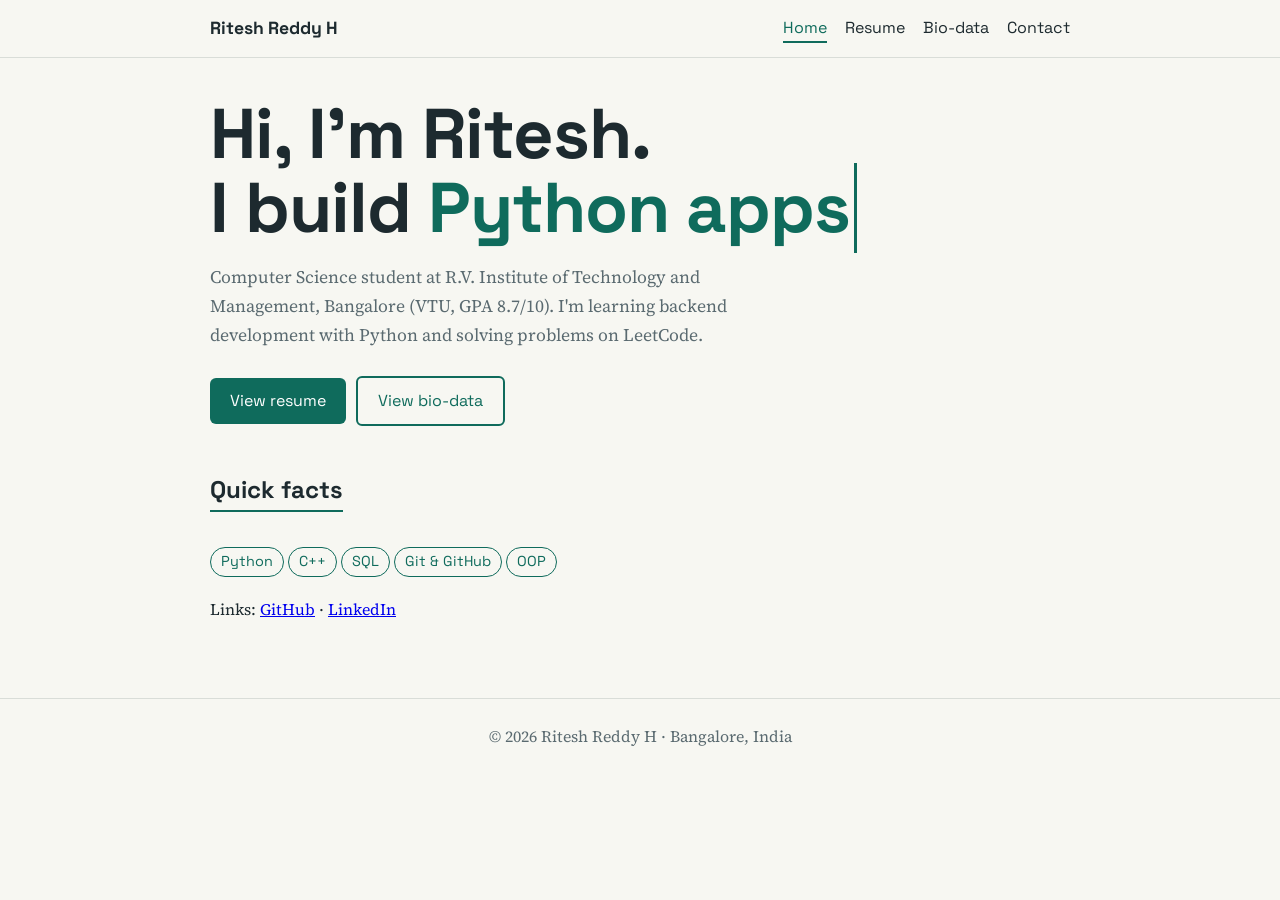
<file: index.html>
<!DOCTYPE html><html lang="en"><head><meta charset="UTF-8"><meta name="viewport" content="width=device-width,initial-scale=1"><title>Home | Ritesh Reddy H</title><link rel="preconnect" href="https://fonts.googleapis.com"><link href="https://fonts.googleapis.com/css2?family=Source+Serif+4&family=Space+Grotesk:wght@500;700&display=swap" rel="stylesheet"><link rel="stylesheet" href="style.css"></head><body><header><nav><span class="brand">Ritesh Reddy H</span><div><a href="index.html" data-p="index">Home</a><a href="resume.html" data-p="resume">Resume</a><a href="biodata.html" data-p="biodata">Bio-data</a><a href="contact.html" data-p="contact">Contact</a></div></nav></header><main>
<div class="hero"><h1>Hi, I'm Ritesh.<br>I build <span class="typed" id="typed"></span></h1>
<p>Computer Science student at R.V. Institute of Technology and Management, Bangalore (VTU, GPA 8.7/10). I'm learning backend development with Python and solving problems on LeetCode.</p>
<a class="btn" href="resume.html">View resume</a><a class="btn alt" href="biodata.html">View bio-data</a></div>
<section><h2>Quick facts</h2><p><span class="tag">Python</span><span class="tag">C++</span><span class="tag">SQL</span><span class="tag">Git &amp; GitHub</span><span class="tag">OOP</span></p>
<p>Links: <a href="https://github.com/Ritesh-1623">GitHub</a> &middot; <a href="https://linkedin.com/in/ritesh-reddy-678a2a327">LinkedIn</a></p></section>
</main><footer>&copy; 2026 Ritesh Reddy H &middot; Bangalore, India</footer><script src="https://cdnjs.cloudflare.com/ajax/libs/jquery/3.7.1/jquery.min.js"></script><script src="script.js"></script></body></html>
</file>
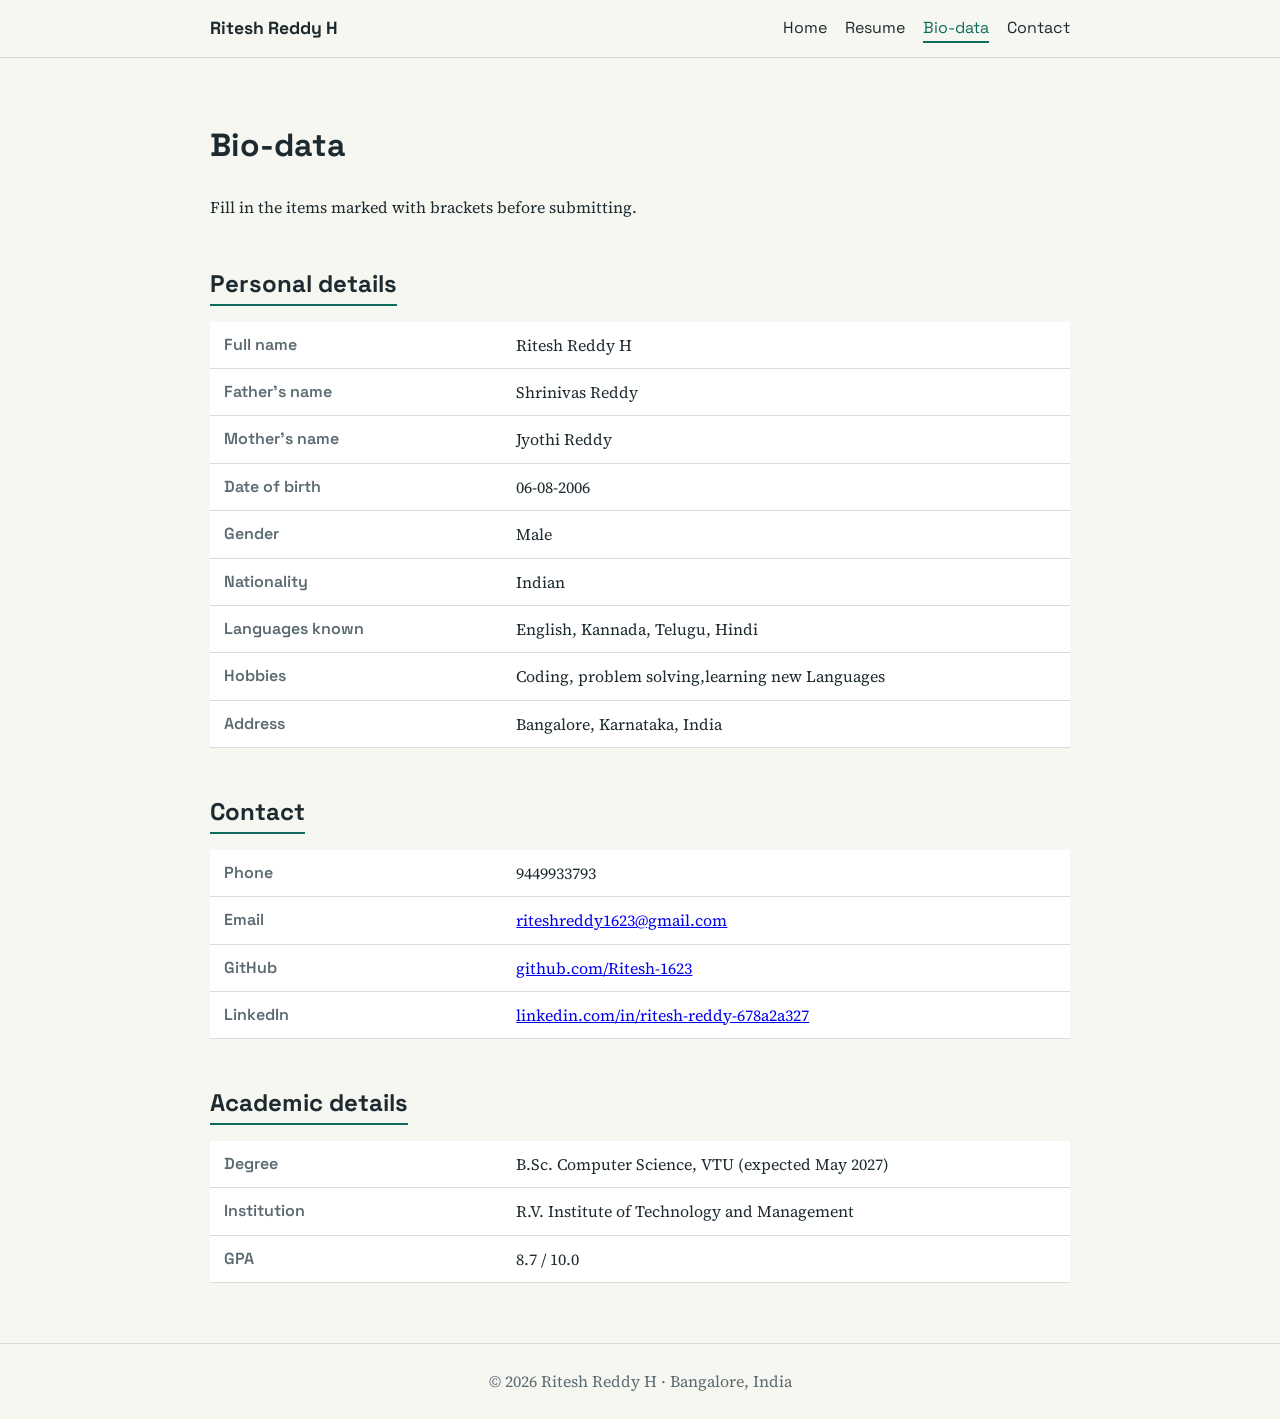
<file: biodata.html>
<!DOCTYPE html><html lang="en"><head><meta charset="UTF-8"><meta name="viewport" content="width=device-width,initial-scale=1"><title>Bio-data | Ritesh Reddy H</title><link rel="preconnect" href="https://fonts.googleapis.com"><link href="https://fonts.googleapis.com/css2?family=Source+Serif+4&family=Space+Grotesk:wght@500;700&display=swap" rel="stylesheet"><link rel="stylesheet" href="style.css"></head><body><header><nav><span class="brand">Ritesh Reddy H</span><div><a href="index.html" data-p="index">Home</a><a href="resume.html" data-p="resume">Resume</a><a href="biodata.html" data-p="biodata">Bio-data</a><a href="contact.html" data-p="contact">Contact</a></div></nav></header><main>
<h1>Bio-data</h1><p class="meta">Fill in the items marked with brackets before submitting.</p>
<section><h2>Personal details</h2><table>
<tr><th>Full name</th><td>Ritesh Reddy H</td></tr>
<tr><th>Father's name</th><td>Shrinivas Reddy</td></tr>
<tr><th>Mother's name</th><td>Jyothi Reddy</td></tr>
<tr><th>Date of birth</th><td>06-08-2006</td></tr>
<tr><th>Gender</th><td>Male</td></tr>
<tr><th>Nationality</th><td>Indian</td></tr>
<tr><th>Languages known</th><td>English, Kannada, Telugu, Hindi</td></tr>
<tr><th>Hobbies</th><td>Coding, problem solving,learning new Languages </td></tr>
<tr><th>Address</th><td>Bangalore, Karnataka, India</td></tr></table></section>
<section><h2>Contact</h2><table>
<tr><th>Phone</th><td>9449933793</td></tr>
<tr><th>Email</th><td><a href="mailto:riteshreddy1623@gmail.com">riteshreddy1623@gmail.com</a></td></tr>
<tr><th>GitHub</th><td><a href="https://github.com/Ritesh-1623">github.com/Ritesh-1623</a></td></tr>
<tr><th>LinkedIn</th><td><a href="https://linkedin.com/in/ritesh-reddy-678a2a327">linkedin.com/in/ritesh-reddy-678a2a327</a></td></tr></table></section>
<section><h2>Academic details</h2><table>
<tr><th>Degree</th><td>B.Sc. Computer Science, VTU (expected May 2027)</td></tr>
<tr><th>Institution</th><td>R.V. Institute of Technology and Management</td></tr>
<tr><th>GPA</th><td>8.7 / 10.0</td></tr></table></section>
</main><footer>&copy; 2026 Ritesh Reddy H &middot; Bangalore, India</footer><script src="https://cdnjs.cloudflare.com/ajax/libs/jquery/3.7.1/jquery.min.js"></script><script src="script.js"></script></body></html>
</file>
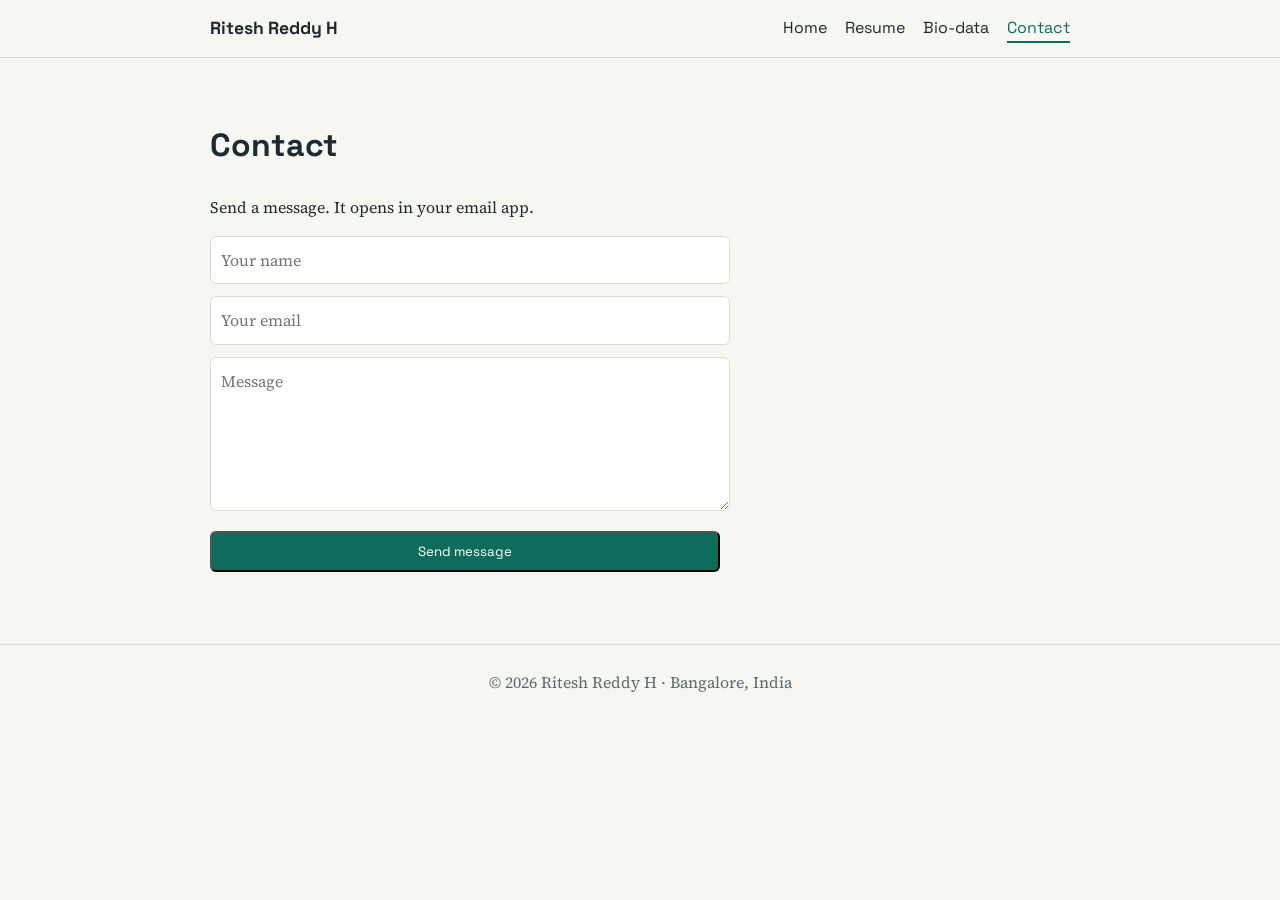
<file: contact.html>
<!DOCTYPE html><html lang="en"><head><meta charset="UTF-8"><meta name="viewport" content="width=device-width,initial-scale=1"><title>Contact | Ritesh Reddy H</title><link rel="preconnect" href="https://fonts.googleapis.com"><link href="https://fonts.googleapis.com/css2?family=Source+Serif+4&family=Space+Grotesk:wght@500;700&display=swap" rel="stylesheet"><link rel="stylesheet" href="style.css"></head><body><header><nav><span class="brand">Ritesh Reddy H</span><div><a href="index.html" data-p="index">Home</a><a href="resume.html" data-p="resume">Resume</a><a href="biodata.html" data-p="biodata">Bio-data</a><a href="contact.html" data-p="contact">Contact</a></div></nav></header><main>
<h1>Contact</h1><p>Send a message. It opens in your email app.</p>
<form id="cf"><input id="n" placeholder="Your name" required><input id="e" type="email" placeholder="Your email" required><textarea id="m" rows="5" placeholder="Message" required></textarea><button class="btn" type="submit">Send message</button><div id="out" role="status"></div></form>
</main><footer>&copy; 2026 Ritesh Reddy H &middot; Bangalore, India</footer><script src="https://cdnjs.cloudflare.com/ajax/libs/jquery/3.7.1/jquery.min.js"></script><script src="script.js"></script></body></html>
</file>
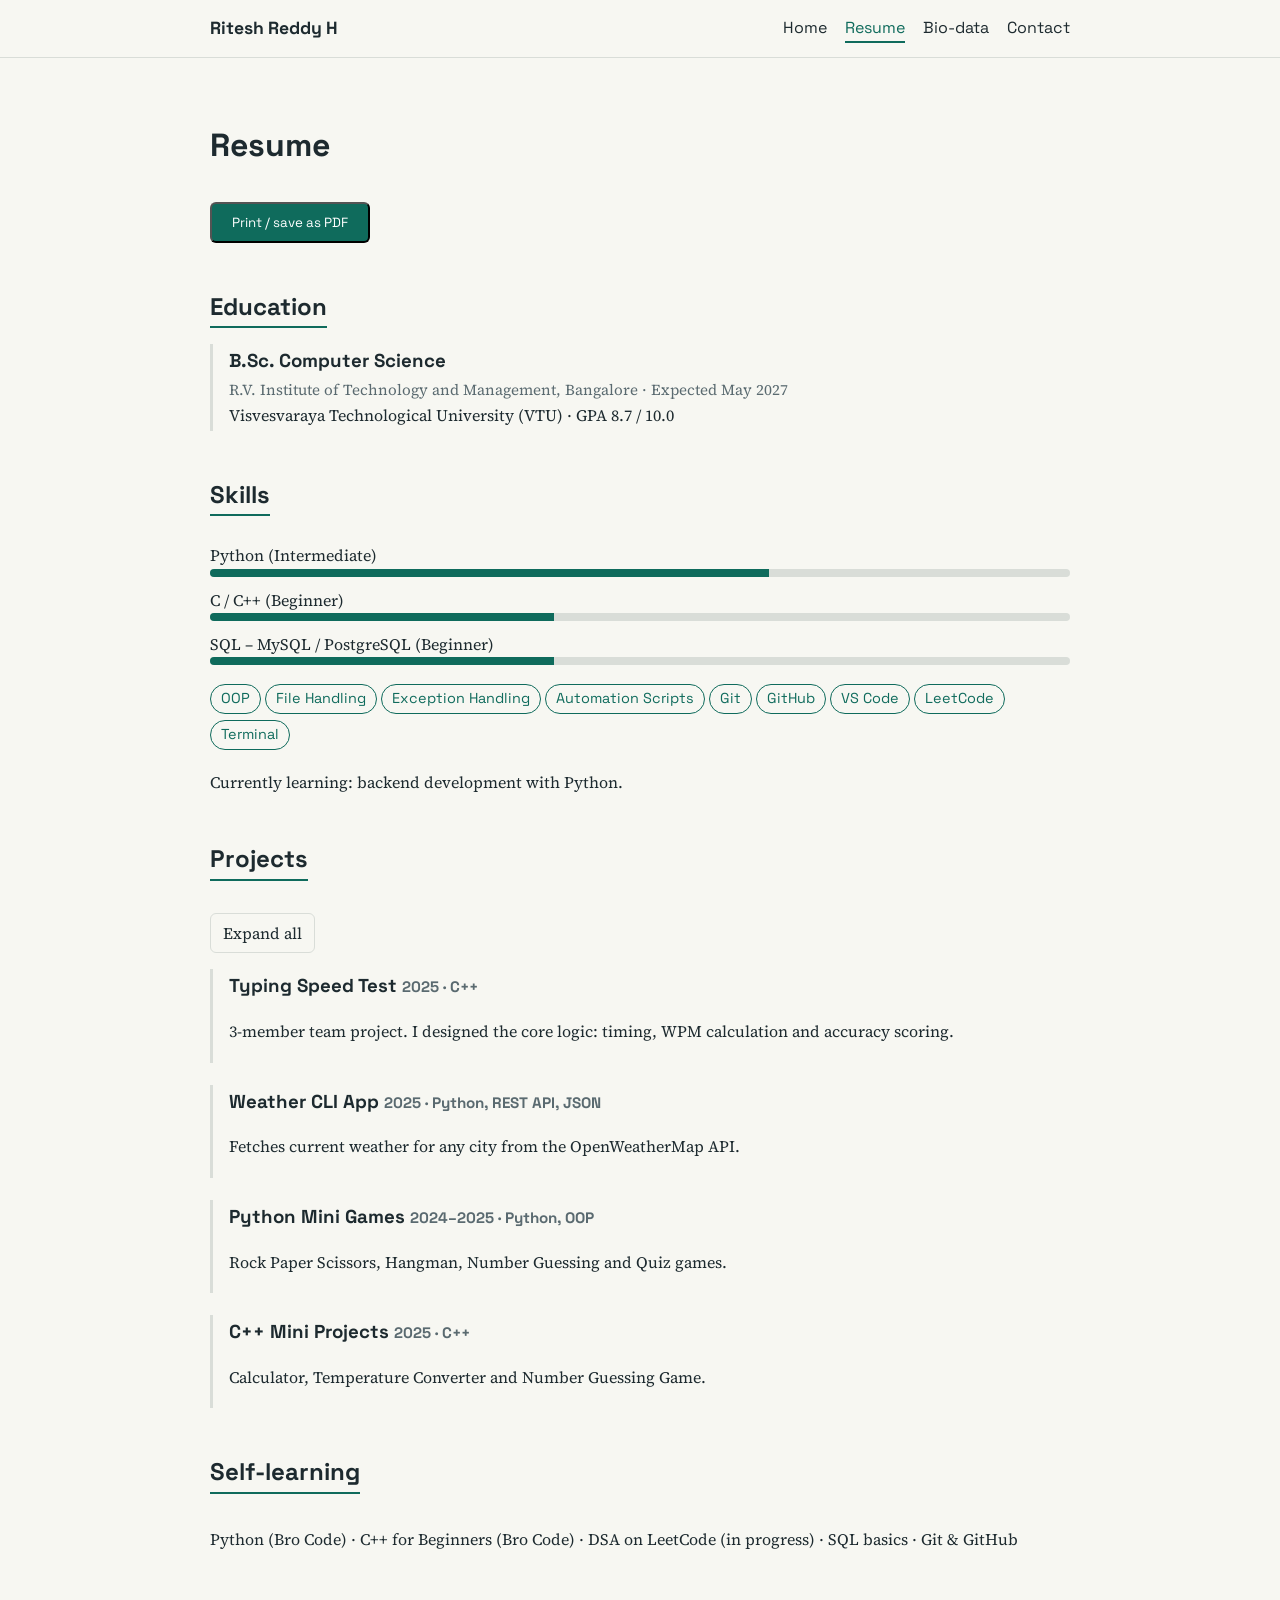
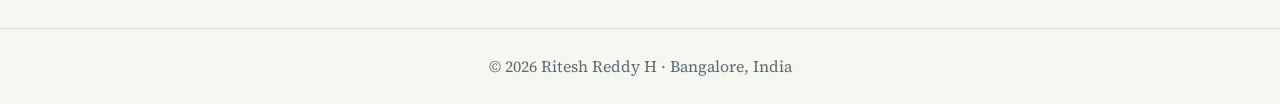
<file: resume.html>
<!DOCTYPE html><html lang="en"><head><meta charset="UTF-8"><meta name="viewport" content="width=device-width,initial-scale=1"><title>Resume | Ritesh Reddy H</title><link rel="preconnect" href="https://fonts.googleapis.com"><link href="https://fonts.googleapis.com/css2?family=Source+Serif+4&family=Space+Grotesk:wght@500;700&display=swap" rel="stylesheet"><link rel="stylesheet" href="style.css"></head><body><header><nav><span class="brand">Ritesh Reddy H</span><div><a href="index.html" data-p="index">Home</a><a href="resume.html" data-p="resume">Resume</a><a href="biodata.html" data-p="biodata">Bio-data</a><a href="contact.html" data-p="contact">Contact</a></div></nav></header><main>
<h1>Resume</h1><button class="btn" onclick="window.print()">Print / save as PDF</button>
<section><h2>Education</h2><div class="item"><h3>B.Sc. Computer Science</h3><div class="meta">R.V. Institute of Technology and Management, Bangalore &middot; Expected May 2027</div><div>Visvesvaraya Technological University (VTU) &middot; GPA 8.7 / 10.0</div></div></section>
<section><h2>Skills</h2>
<div class="skill">Python (Intermediate)<div class="bar"><span data-w="65"></span></div></div>
<div class="skill">C / C++ (Beginner)<div class="bar"><span data-w="40"></span></div></div>
<div class="skill">SQL &ndash; MySQL / PostgreSQL (Beginner)<div class="bar"><span data-w="40"></span></div></div>
<p><span class="tag">OOP</span><span class="tag">File Handling</span><span class="tag">Exception Handling</span><span class="tag">Automation Scripts</span><span class="tag">Git</span><span class="tag">GitHub</span><span class="tag">VS Code</span><span class="tag">LeetCode</span><span class="tag">Terminal</span></p>
<p>Currently learning: backend development with Python.</p></section>
<section><h2>Projects</h2><p><button class="toggle" id="expand">Expand all</button></p>
<div class="item"><h3>Typing Speed Test <span class="meta">2025 &middot; C++</span></h3><p>3-member team project. I designed the core logic: timing, WPM calculation and accuracy scoring.</p></div>
<div class="item"><h3>Weather CLI App <span class="meta">2025 &middot; Python, REST API, JSON</span></h3><p>Fetches current weather for any city from the OpenWeatherMap API.</p><div class="proj">Uses the requests library for GET calls, parses the JSON response, and handles invalid cities and network errors with exception handling.</div></div>
<div class="item"><h3>Python Mini Games <span class="meta">2024&ndash;2025 &middot; Python, OOP</span></h3><p>Rock Paper Scissors, Hangman, Number Guessing and Quiz games.</p><div class="proj">Hangman reads word lists from .txt files. Projects were refactored into classes and methods.</div></div>
<div class="item"><h3>C++ Mini Projects <span class="meta">2025 &middot; C++</span></h3><p>Calculator, Temperature Converter and Number Guessing Game.</p><div class="proj">Practised data types, loops, functions and simple class structures.</div></div></section>
<section><h2>Self-learning</h2><p>Python (Bro Code) &middot; C++ for Beginners (Bro Code) &middot; DSA on LeetCode (in progress) &middot; SQL basics &middot; Git &amp; GitHub</p></section>
</main><footer>&copy; 2026 Ritesh Reddy H &middot; Bangalore, India</footer><script src="https://cdnjs.cloudflare.com/ajax/libs/jquery/3.7.1/jquery.min.js"></script><script src="script.js"></script></body></html>
</file>
<file: style.css>
:root{--bg:#f7f7f2;--ink:#1d2a2f;--mute:#5a6a70;--accent:#0f6b5c;--line:#d9ddd8;--card:#fff}
@media(prefers-color-scheme:dark){:root{--bg:#14201f;--ink:#e8efec;--mute:#9fb1ad;--accent:#4cc3a8;--line:#2b3d3b;--card:#1b2a29}}
*{box-sizing:border-box}
body{margin:0;font-family:'Source Serif 4',Georgia,serif;background:var(--bg);color:var(--ink);line-height:1.65}
h1,h2,h3,nav,.tag{font-family:'Space Grotesk',Arial,sans-serif}
header{border-bottom:1px solid var(--line);position:sticky;top:0;background:var(--bg);z-index:5}
nav{max-width:900px;margin:auto;display:flex;justify-content:space-between;align-items:center;padding:14px 20px;flex-wrap:wrap;gap:8px}
nav .brand{font-weight:700;font-size:1.1rem}
nav a{color:var(--ink);text-decoration:none;margin-left:18px;padding-bottom:3px}
nav a.active,nav a:hover{border-bottom:2px solid var(--accent);color:var(--accent)}
nav a:focus-visible,.btn:focus-visible{outline:3px solid var(--accent);outline-offset:3px}
main{max-width:900px;margin:auto;padding:40px 20px 60px}
.hero h1{font-size:clamp(2.4rem,7vw,4.4rem);line-height:1.05;margin:0 0 12px;letter-spacing:-1px}
.hero p{max-width:60ch;color:var(--mute);font-size:1.1rem}
.typed{color:var(--accent);border-right:3px solid var(--accent);padding-right:4px}
.btn{display:inline-block;background:var(--accent);color:#fff;padding:10px 20px;border-radius:6px;text-decoration:none;margin:8px 10px 0 0;font-family:'Space Grotesk',Arial,sans-serif}
.btn.alt{background:transparent;color:var(--accent);border:2px solid var(--accent)}
section{margin-top:44px}
h2{font-size:1.5rem;border-bottom:2px solid var(--accent);display:inline-block;margin:0 0 16px}
.item{border-left:3px solid var(--line);padding:2px 0 2px 16px;margin-bottom:22px}
.item h3{margin:0}.item .meta{color:var(--mute);font-size:.95rem}
.tag{display:inline-block;border:1px solid var(--accent);color:var(--accent);padding:2px 10px;border-radius:99px;margin:3px 4px 3px 0;font-size:.9rem}
.skill{margin:10px 0}.bar{height:8px;background:var(--line);border-radius:4px;overflow:hidden}
.bar span{display:block;height:100%;width:0;background:var(--accent);transition:width 1s}
table{width:100%;border-collapse:collapse;background:var(--card)}
th,td{text-align:left;padding:10px 14px;border-bottom:1px solid var(--line);vertical-align:top}
th{width:34%;font-family:'Space Grotesk',Arial,sans-serif;color:var(--mute);font-weight:600}
.toggle{cursor:pointer;background:none;border:1px solid var(--line);color:var(--ink);padding:6px 12px;border-radius:6px;font:inherit}
.proj{display:none}.proj.open{display:block}
form{display:grid;gap:12px;max-width:520px}
input,textarea{padding:10px;border:1px solid var(--line);border-radius:6px;background:var(--card);color:var(--ink);font:inherit}
.msg{color:var(--accent);font-weight:600}.err{color:#c0392b}
footer{text-align:center;color:var(--mute);padding:24px;border-top:1px solid var(--line)}
@media print{header,footer,.btn,.toggle{display:none}}
@media(max-width:600px){th,td{display:block;width:100%}th{border:0;padding-bottom:0}nav a{margin-left:10px}}
</file>
